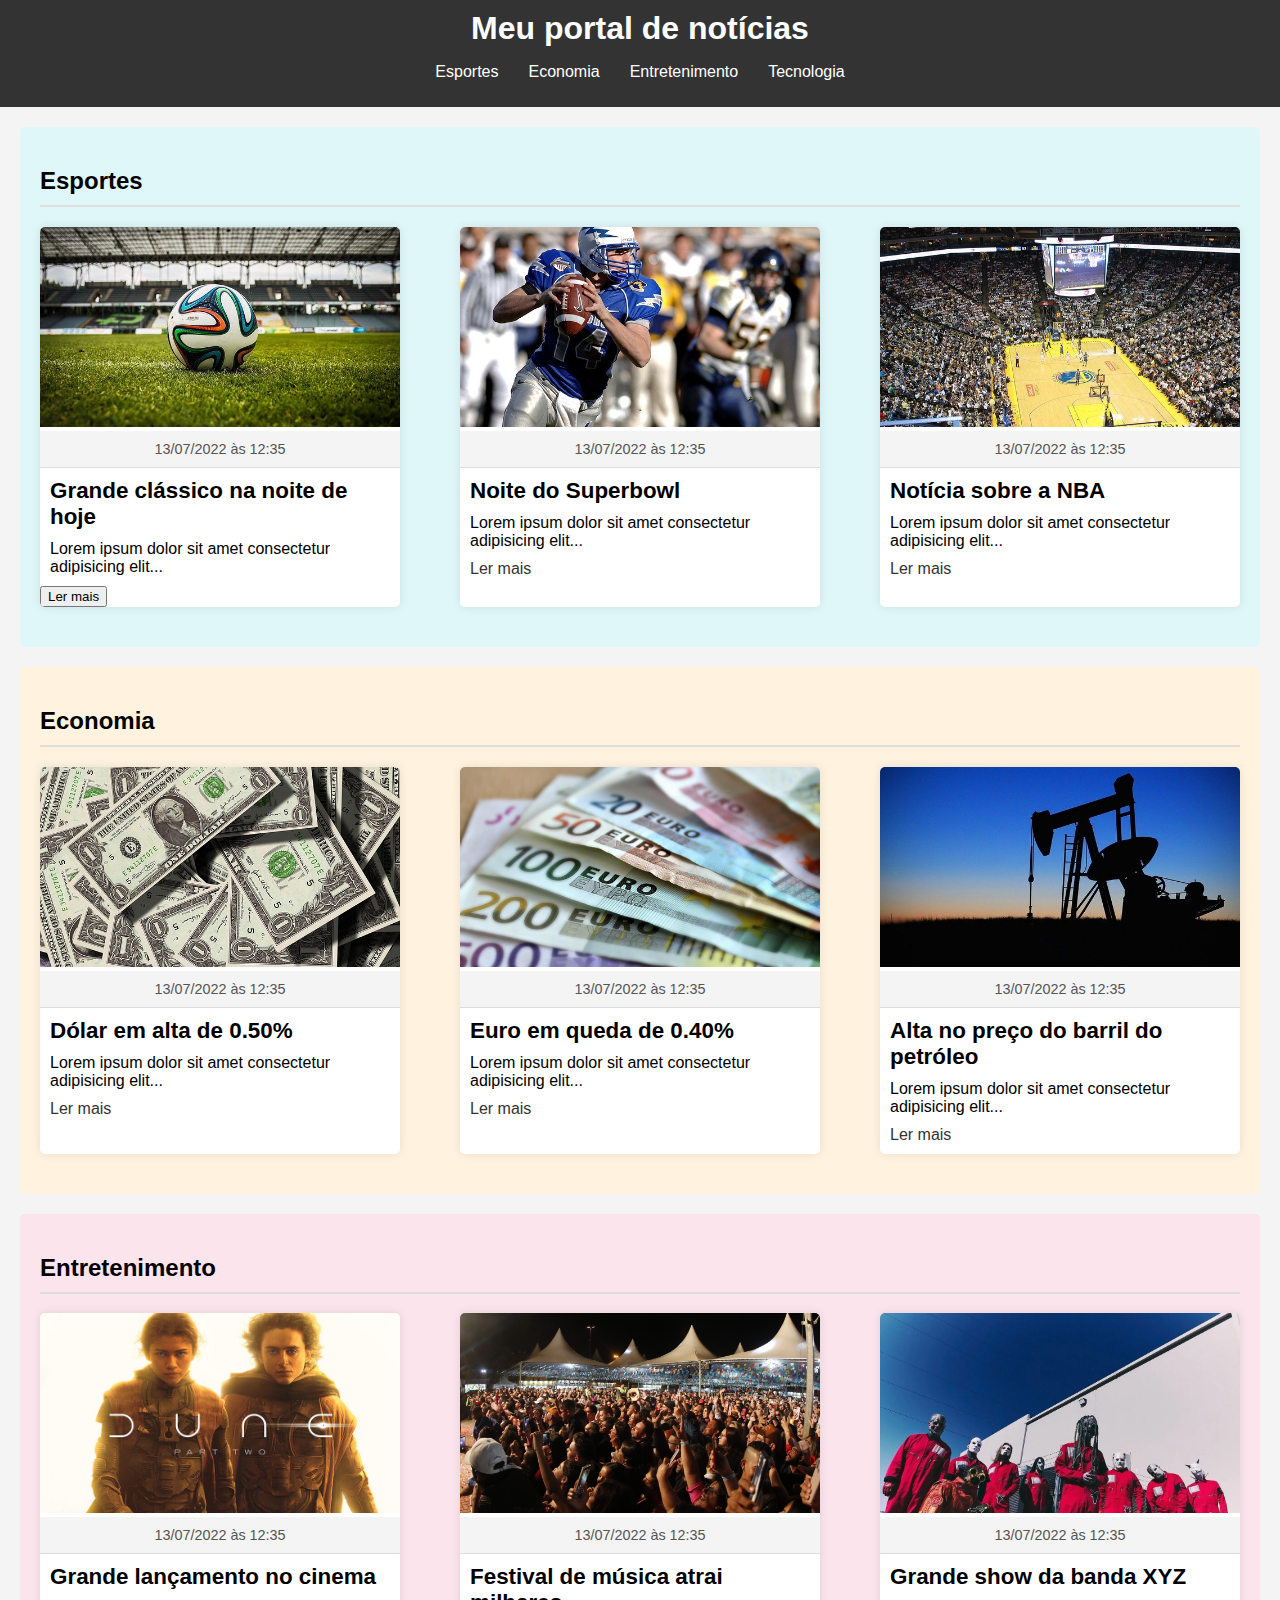
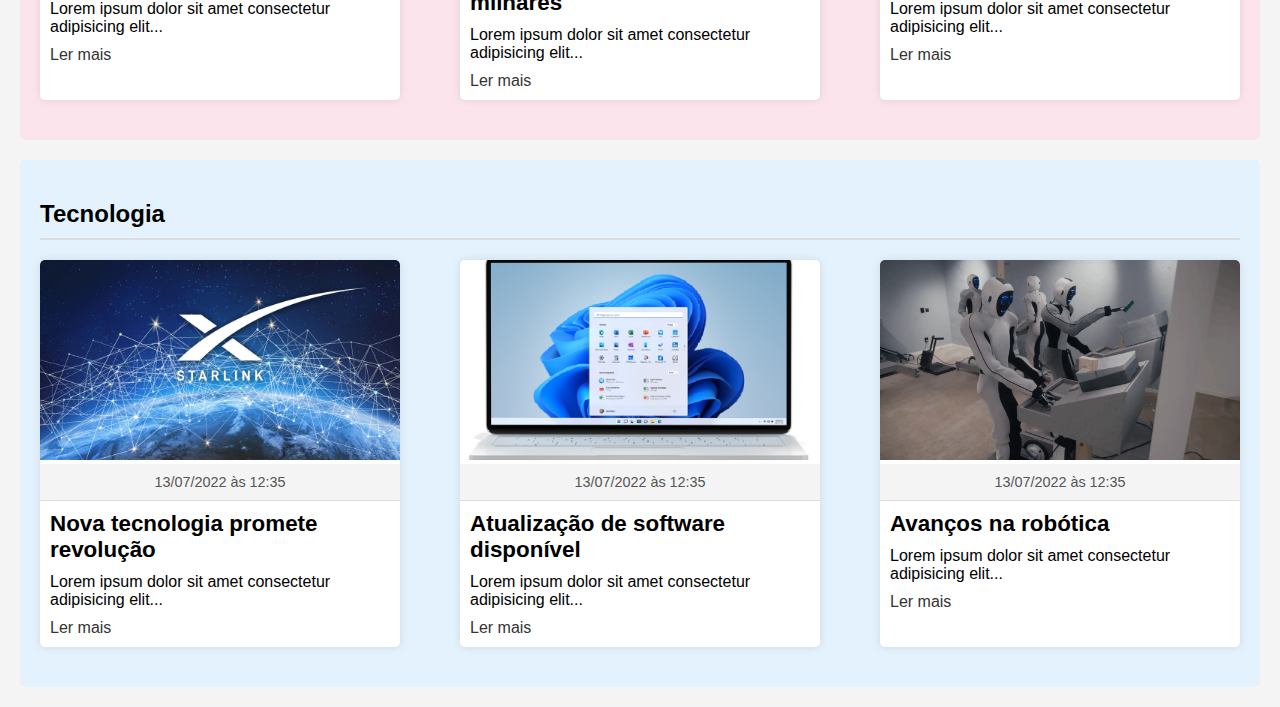
<file: index.html>
<!DOCTYPE html>
<html lang="pt-BR">
<head>
    <meta charset="UTF-8">
    <meta http-equiv="X-UA-Compatible" content="IE=edge">
    <meta name="viewport" content="width=device-width, initial-scale=1.0">
    <title>Meu portal de notícias</title>
    <link rel="stylesheet" href="./main.css" />
</head>
<body>
    <header>
        <h1>Meu portal de notícias</h1>
        <nav>
            <ul>
                <li><a href="#sports" title="Ir para a seção de esportes">Esportes</a></li>
                <li><a href="#economy" title="Ir para a seção de notícias">Economia</a></li>
                <li><a href="#entertainment" title="Ir para a seção de entretenimento">Entretenimento</a></li>
                <li><a href="#technology" title="Ir para a seção de tecnologia">Tecnologia</a></li>
            </ul>
        </nav>
    </header>

    <section id="sports">
        <h2>Esportes</h2>
        <div class="articles">
            <article>
                <img src="./imagens/futebol.jpg" alt="Bola de futebol no gramado" />
                <header>
                    <time>13/07/2022 às 12:35</time>
                </header>
                <h3>Grande clássico na noite de hoje</h3>
                <p>Lorem ipsum dolor sit amet consectetur adipisicing elit...</p>
                <button href="#" title="Leia a notícia completa">Ler mais</button>
            </article>
            <article>
                <img src="./imagens/futebol-americano.jpg" alt="Jogador de futebol americano correndo com a bola na mão" />
                <header>
                    <time>13/07/2022 às 12:35</time>
                </header>
                <h3>Noite do Superbowl</h3>
                <p>Lorem ipsum dolor sit amet consectetur adipisicing elit...</p>
                <a href="#" title="Leia a notícia completa">Ler mais</a>
            </article>
            <article>
                <img src="./imagens/basquete.jpg" alt="Vista aérea de uma quadra de basquete" />
                <header>
                    <time>13/07/2022 às 12:35</time>
                </header>
                <h3>Notícia sobre a NBA</h3>
                <p>Lorem ipsum dolor sit amet consectetur adipisicing elit...</p>
                <a href="#" title="Leia a notícia completa">Ler mais</a>
            </article>
        </div>
    </section>

    <section id="economy">
        <h2>Economia</h2>
        <div class="articles">
            <article>
                <img src="./imagens/dolares.jpg" alt="Muitos dólares" />
                <header>
                    <time>13/07/2022 às 12:35</time>
                </header>
                <h3>Dólar em alta de 0.50%</h3>
                <p>Lorem ipsum dolor sit amet consectetur adipisicing elit...</p>
                <a href="#" title="Leia a notícia completa">Ler mais</a>
            </article>
            <article>
                <img src="./imagens/euro.jpg" alt="Várias notas de euro" />
                <header>
                    <time>13/07/2022 às 12:35</time>
                </header>
                <h3>Euro em queda de 0.40%</h3>
                <p>Lorem ipsum dolor sit amet consectetur adipisicing elit...</p>
                <a href="#" title="Leia a notícia completa">Ler mais</a>
            </article>
            <article>
                <img src="./imagens/petroleo.jpg" alt="Extração de petróleo" />
                <header>
                    <time>13/07/2022 às 12:35</time>
                </header>
                <h3>Alta no preço do barril do petróleo</h3>
                <p>Lorem ipsum dolor sit amet consectetur adipisicing elit...</p>
                <a href="#" title="Leia a notícia completa">Ler mais</a>
            </article>
        </div>
    </section>

    <section id="entertainment">
        <h2>Entretenimento</h2>
        <div class="articles">
            <article>
                <img src="./imagens/filme.jpg" alt="Pessoas assistindo a um filme no cinema" />
                <header>
                    <time>13/07/2022 às 12:35</time>
                </header>
                <h3>Grande lançamento no cinema</h3>
                <p>Lorem ipsum dolor sit amet consectetur adipisicing elit...</p>
                <a href="#" title="Leia a notícia completa">Ler mais</a>
            </article>
            <article>
                <img src="./imagens/festival.jpg" alt="Multidão em um festival de música" />
                <header>
                    <time>13/07/2022 às 12:35</time>
                </header>
                <h3>Festival de música atrai milhares</h3>
                <p>Lorem ipsum dolor sit amet consectetur adipisicing elit...</p>
                <a href="#" title="Leia a notícia completa">Ler mais</a>
            </article>
            <article>
                <img src="./imagens/show.jpg" alt="Banda se apresentando em um show" />
                <header>
                    <time>13/07/2022 às 12:35</time>
                </header>
                <h3>Grande show da banda XYZ</h3>
                <p>Lorem ipsum dolor sit amet consectetur adipisicing elit...</p>
                <a href="#" title="Leia a notícia completa">Ler mais</a>
            </article>
        </div>
    </section>

    <section id="technology">
        <h2>Tecnologia</h2>
        <div class="articles">
            <article>
                <img src="./imagens/tecnologia.jpg" alt="Dispositivo tecnológico moderno" />
                <header>
                    <time>13/07/2022 às 12:35</time>
                </header>
                <h3>Nova tecnologia promete revolução</h3>
                <p>Lorem ipsum dolor sit amet consectetur adipisicing elit...</p>
                <a href="#" title="Leia a notícia completa">Ler mais</a>
            </article>
            <article>
                <img src="./imagens/software.jpg" alt="Tela de computador com software" />
                <header>
                    <time>13/07/2022 às 12:35</time>
                </header>
                <h3>Atualização de software disponível</h3>
                <p>Lorem ipsum dolor sit amet consectetur adipisicing elit...</p>
                <a href="#" title="Leia a notícia completa">Ler mais</a>
            </article>
            <article>
                <img src="./imagens/robotica.jpg" alt="Robô em uma fábrica" />
                <header>
                    <time>13/07/2022 às 12:35</time>
                </header>
                <h3>Avanços na robótica</h3>
                <p>Lorem ipsum dolor sit amet consectetur adipisicing elit...</p>
                <a href="#" title="Leia a notícia completa">Ler mais</a>
            </article>
        </div>
    </section>
</body>
</html>
</file>
<file: main.css>
body {
    font-family: Arial, sans-serif;
    margin: 0;
    padding: 0;
    background-color: #f4f4f4;
}

header {
    background-color: #333;
    color: white;
    padding: 10px 0;
    text-align: center;
}

header h1 {
    margin: 0;
}

nav ul {
    list-style: none;
    padding: 0;
    display: flex;
    justify-content: center;
}

nav ul li {
    margin: 0 15px;
}

nav ul li a {
    color: white;
    text-decoration: none;
}

section {
    margin: 20px;
    padding: 20px;
    border-radius: 5px;
    background-color: white;
}

#sports {
    background-color: #e0f7fa;
}

#economy {
    background-color: #fff3e0;
}

#entertainment {
    background-color: #fce4ec;
}

#technology {
    background-color: #e3f2fd;
}

section h2 {
    border-bottom: 2px solid #ddd;
    padding-bottom: 10px;
}

.articles {
    display: flex;
    flex-wrap: wrap;
    justify-content: space-between;
}

article {
    width: 30%;
    margin-bottom: 20px;
    background-color: white;
    border-radius: 5px;
    overflow: hidden;
    box-shadow: 0 0 10px rgba(0, 0, 0, 0.1);
}

article img {
    width: 100%;
    height: 200px; /* Altura fixa para padronização */
    object-fit: cover;
}

article header {
    font-size: 0.9em;
    color: #555;
    padding: 10px;
    background-color: #f4f4f4;
    border-bottom: 1px solid #ddd;
}

article h3 {
    margin: 10px;
    font-size: 1.4em;
}

article p {
    margin: 10px;
    font-size: 1em;
}

article a {
    display: block;
    margin: 10px;
    color: #333;
    text-decoration: none;
}

article a:hover {
    text-decoration: underline;
}
</file>
